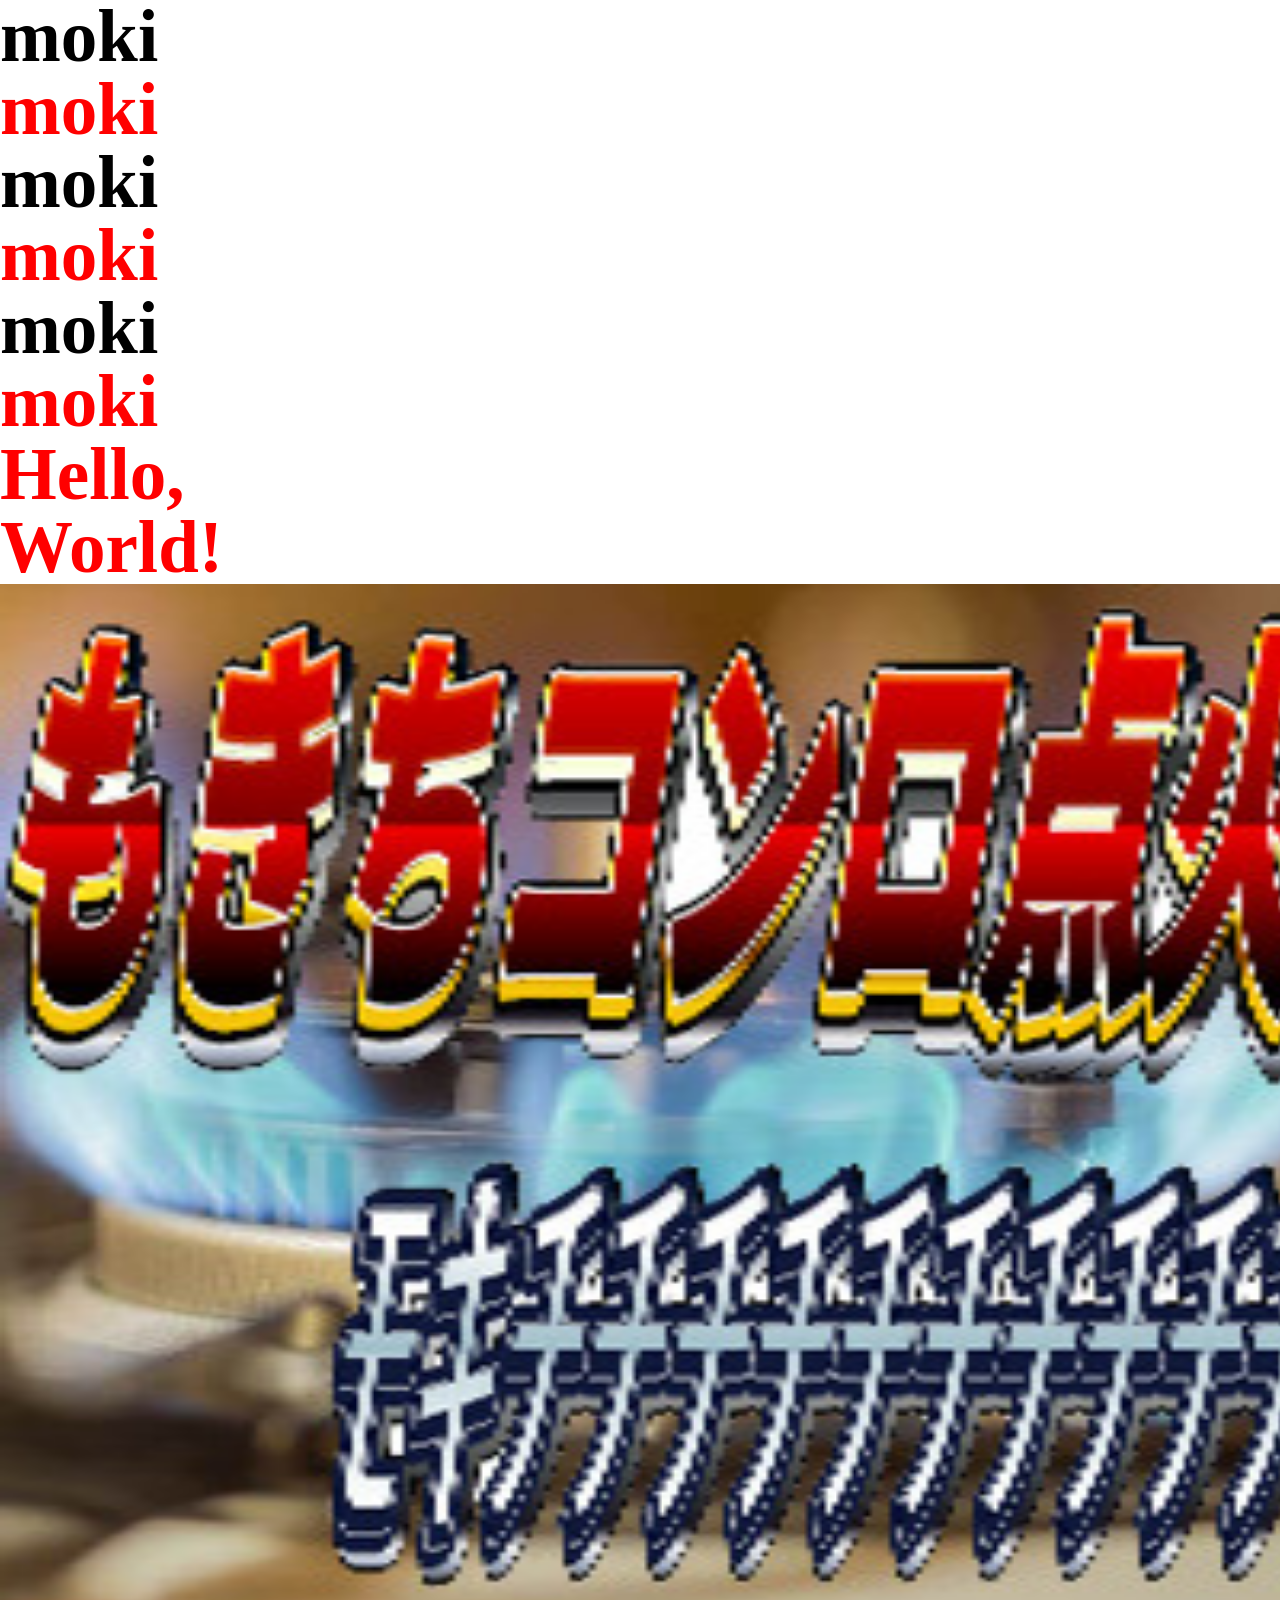
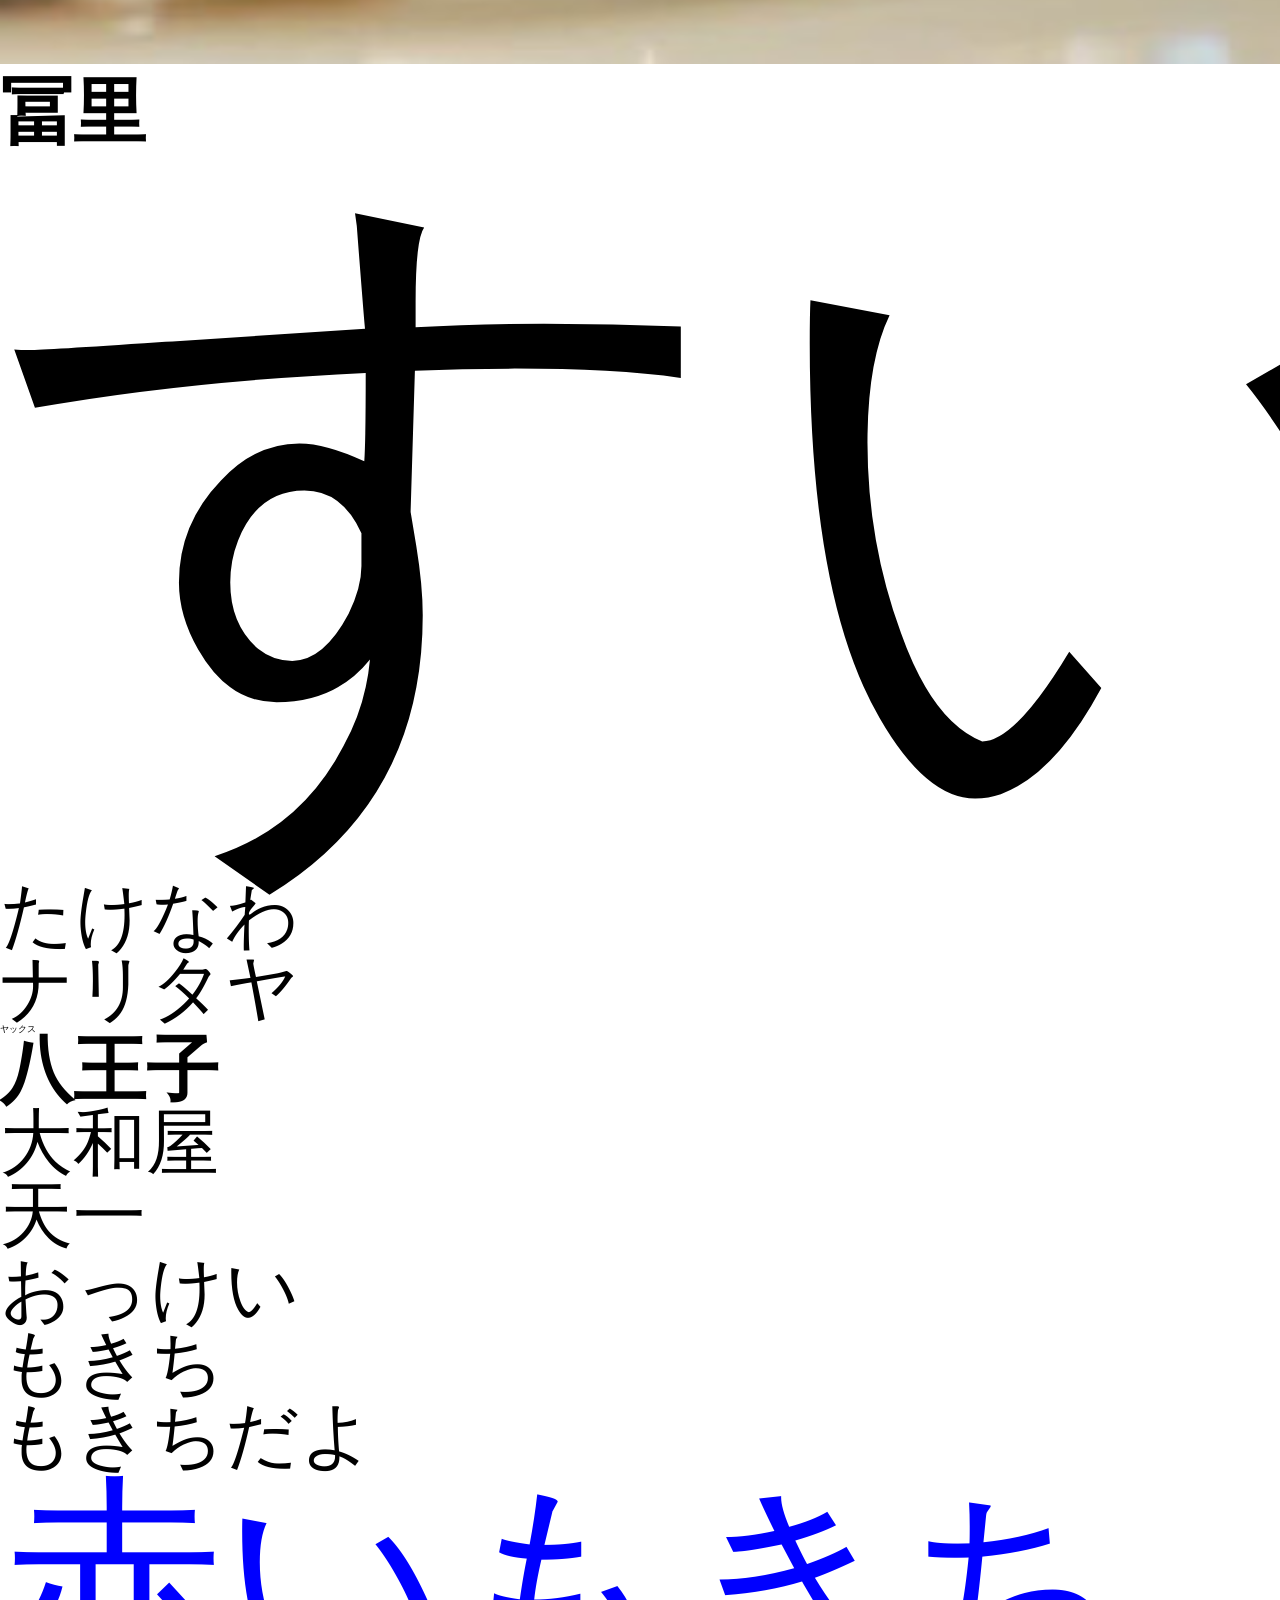
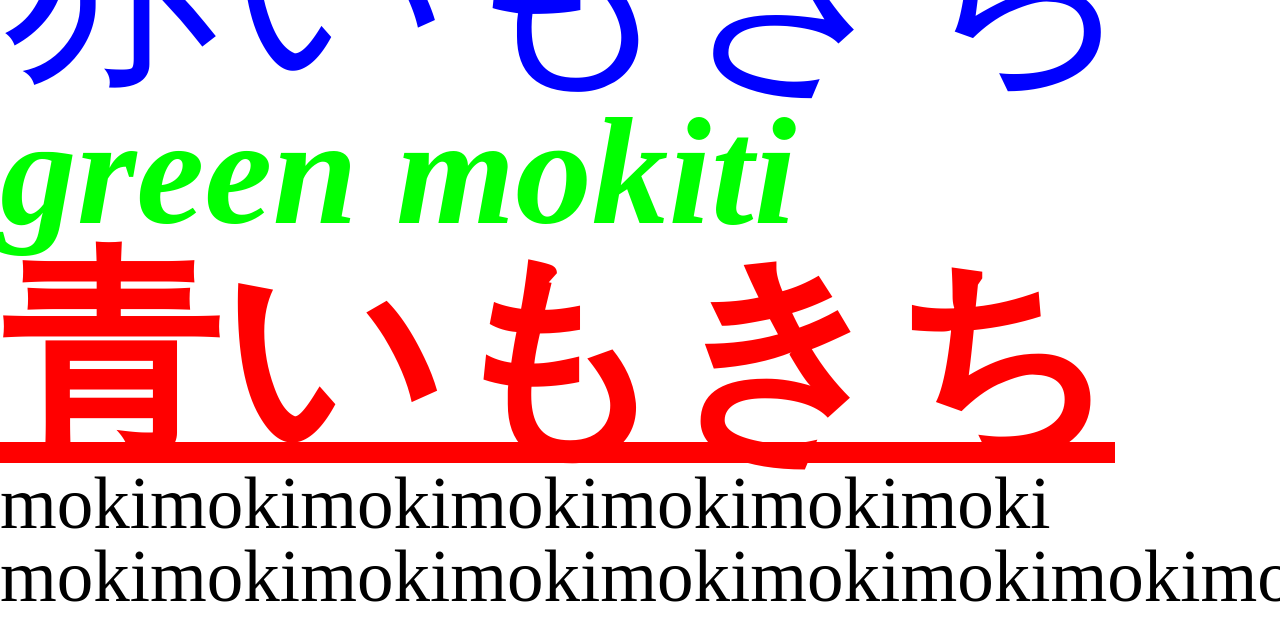
<file: index.html>
<html>
    <head>
        <title>moki</title>
        <meta charset="utf-8">
        <meta name="description" content="mokimokimokimokimokimokimoki">
        <link rel="stylesheet" href="resetmokiti.css"/>
        <link rel="stylesheet" href="mokiti.css"/>
    </head>
    
    <body id="mokiti">
        <header>
            <h1>moki</h1>
            <p>moki</p>
        </header>
        
        <main>
            <section>
                <h2>moki</h2>
                <p>m<span style="color:red">ok</span>i</p>
                <h3>moki</h3>
                <p>mo<strong>k</strong>i</p>
                <p>Hello,<br />World!</p>
            </section>
            
            <article>
                <img src="9e10e0d273573ac5.jpg" alt="コンロ" width="1920" height="1080"/>
                <a href="https://imastodon.net/web/getting-started" target="_blank">moki</a>
            </article>

            <h1>冨里</h1>
                <ul class="chiba">
                    <li class="chiba-fruit">すいか</li>
                    <li class="chiba-izakaya">たけなわ</li>
                    <li class="chiba-super">ナリタヤ</li>
                    <li class="chiba-drag">ヤックス</li>
                </ul>
            
            <h1>八王子</h1>
            <ol>
                <li>大和屋</li>
                <li>天一</li>
                <li>おっけい</li>
            </ol>

            <dl>
                <dt>もきち</dt>
                <dd>もきちだよ</dd>
            </dl>

            <p class="text">赤いもきち</p>
            <p class="text-yellow">green mokiti</p>
            <p class="text-rgb-moki">青いもきち</p>
        </main>

        <aside>
            mokimokimokimokimokimokimoki
        </aside>

        <footer>
            mokimokimokimokimokimokimokimokimokimokimokimoki
        </footer>

    </body>    

    </html>
</file>
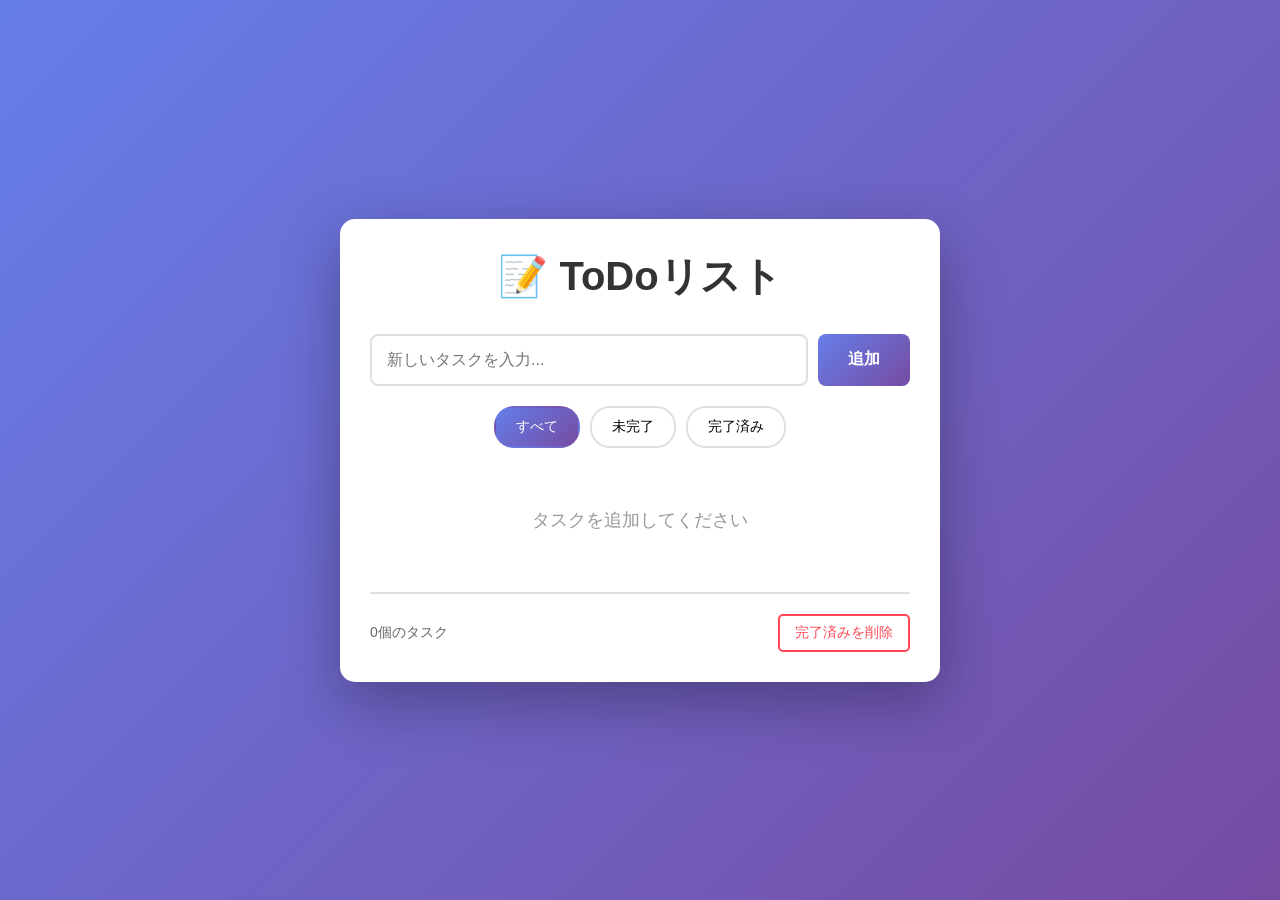
<file: todo.html>
<!DOCTYPE html>
<html lang="ja">
<head>
    <meta charset="UTF-8">
    <meta name="viewport" content="width=device-width, initial-scale=1.0">
    <title>ToDoリスト</title>
    <link rel="stylesheet" href="todo.css">
</head>
<body>
    <div class="container">
        <header>
            <h1>📝 ToDoリスト</h1>
        </header>
        
        <div class="input-section">
            <input type="text" id="taskInput" placeholder="新しいタスクを入力..." />
            <button id="addBtn">追加</button>
        </div>

        <div class="filter-section">
            <button class="filter-btn active" data-filter="all">すべて</button>
            <button class="filter-btn" data-filter="active">未完了</button>
            <button class="filter-btn" data-filter="completed">完了済み</button>
        </div>

        <ul id="taskList" class="task-list">
            <!-- タスクがここに追加されます -->
        </ul>

        <div class="stats">
            <span id="taskCount">0個のタスク</span>
            <button id="clearCompleted">完了済みを削除</button>
        </div>
    </div>

    <script src="todo.js"></script>
</body>
</html>
</file>
<file: mokiti.css>
html{
    font-size: 73px;
}

p {
    color : red ;
    font-weight : bold ;
}

#mokiti{
    width : 1000%
}
.chiba{
    margin : 0 ;
}
.chiba-fruit{
    font-size: 1000%;
}
.chiba-drag {
    padding : 0 ;
    font-size:xx-small
}

.text {
    color: blue;
    font-weight: 400;
    font-size : 223px;
}
.text-yellow {
    color:#00FF00;
    font-style:oblique;
    font-size :2.1em
}
.text-rgb-moki {
    color:rgb(255,0,0);
    text-decoration:underline;
    font-size: 3rem;
}
</file>
<file: todo.css>
* {
    margin: 0;
    padding: 0;
    box-sizing: border-box;
}

body {
    font-family: 'Segoe UI', Tahoma, Geneva, Verdana, sans-serif;
    background: linear-gradient(135deg, #667eea 0%, #764ba2 100%);
    min-height: 100vh;
    display: flex;
    justify-content: center;
    align-items: center;
    padding: 20px;
}

.container {
    background: white;
    border-radius: 15px;
    box-shadow: 0 20px 60px rgba(0, 0, 0, 0.3);
    width: 100%;
    max-width: 600px;
    padding: 30px;
}

header {
    text-align: center;
    margin-bottom: 30px;
}

header h1 {
    color: #333;
    font-size: 2.5em;
    margin-bottom: 10px;
}

.input-section {
    display: flex;
    gap: 10px;
    margin-bottom: 20px;
}

#taskInput {
    flex: 1;
    padding: 15px;
    border: 2px solid #e0e0e0;
    border-radius: 8px;
    font-size: 16px;
    transition: border-color 0.3s;
}

#taskInput:focus {
    outline: none;
    border-color: #667eea;
}

#addBtn {
    padding: 15px 30px;
    background: linear-gradient(135deg, #667eea 0%, #764ba2 100%);
    color: white;
    border: none;
    border-radius: 8px;
    font-size: 16px;
    font-weight: bold;
    cursor: pointer;
    transition: transform 0.2s, box-shadow 0.2s;
}

#addBtn:hover {
    transform: translateY(-2px);
    box-shadow: 0 5px 15px rgba(102, 126, 234, 0.4);
}

#addBtn:active {
    transform: translateY(0);
}

.filter-section {
    display: flex;
    gap: 10px;
    margin-bottom: 20px;
    justify-content: center;
}

.filter-btn {
    padding: 10px 20px;
    border: 2px solid #e0e0e0;
    background: white;
    border-radius: 20px;
    cursor: pointer;
    transition: all 0.3s;
    font-size: 14px;
}

.filter-btn:hover {
    border-color: #667eea;
    color: #667eea;
}

.filter-btn.active {
    background: linear-gradient(135deg, #667eea 0%, #764ba2 100%);
    color: white;
    border-color: transparent;
}

.task-list {
    list-style: none;
    margin-bottom: 20px;
    max-height: 400px;
    overflow-y: auto;
}

.task-item {
    display: flex;
    align-items: center;
    padding: 15px;
    background: #f8f9fa;
    border-radius: 8px;
    margin-bottom: 10px;
    transition: all 0.3s;
    animation: slideIn 0.3s ease-out;
}

@keyframes slideIn {
    from {
        opacity: 0;
        transform: translateX(-20px);
    }
    to {
        opacity: 1;
        transform: translateX(0);
    }
}

.task-item:hover {
    background: #e9ecef;
    transform: translateX(5px);
}

.task-item.completed .task-text {
    text-decoration: line-through;
    color: #999;
}

.task-checkbox {
    width: 24px;
    height: 24px;
    margin-right: 15px;
    cursor: pointer;
}

.task-text {
    flex: 1;
    font-size: 16px;
    color: #333;
    word-break: break-word;
}

.task-date {
    font-size: 12px;
    color: #999;
    margin-right: 15px;
}

.delete-btn {
    padding: 8px 15px;
    background: #ff4757;
    color: white;
    border: none;
    border-radius: 5px;
    cursor: pointer;
    font-size: 14px;
    transition: all 0.2s;
}

.delete-btn:hover {
    background: #ff3838;
    transform: scale(1.05);
}

.stats {
    display: flex;
    justify-content: space-between;
    align-items: center;
    padding-top: 20px;
    border-top: 2px solid #e0e0e0;
}

#taskCount {
    color: #666;
    font-size: 14px;
}

#clearCompleted {
    padding: 8px 15px;
    background: transparent;
    color: #ff4757;
    border: 2px solid #ff4757;
    border-radius: 5px;
    cursor: pointer;
    font-size: 14px;
    transition: all 0.2s;
}

#clearCompleted:hover {
    background: #ff4757;
    color: white;
}

.task-list::-webkit-scrollbar {
    width: 8px;
}

.task-list::-webkit-scrollbar-track {
    background: #f1f1f1;
    border-radius: 10px;
}

.task-list::-webkit-scrollbar-thumb {
    background: #667eea;
    border-radius: 10px;
}

.task-list::-webkit-scrollbar-thumb:hover {
    background: #764ba2;
}

.hidden {
    display: none !important;
}
</file>
<file: resetmokiti.css>
/*
html5doctor.com Reset Stylesheet
v1.6.1
Last Updated: 2010-09-17
Author: Richard Clark - http://richclarkdesign.com
Twitter: @rich_clark
*/

html, body, div, span, object, iframe,
h1, h2, h3, h4, h5, h6, p, blockquote, pre,
abbr, address, cite, code,
del, dfn, em, img, ins, kbd, q, samp,
small, strong, sub, sup, var,
b, i,
dl, dt, dd, ol, ul, li,
fieldset, form, label, legend,
table, caption, tbody, tfoot, thead, tr, th, td,
article, aside, canvas, details, figcaption, figure,
footer, header, hgroup, menu, nav, section, summary,
time, mark, audio, video {
    margin:0;
    padding:0;
    border:0;
    outline:0;
    font-size:100%;
    vertical-align:baseline;
    background:transparent;
}

body {
    line-height:1;
}

article,aside,details,figcaption,figure,
footer,header,hgroup,menu,nav,section {
    display:block;
}

nav ul {
    list-style:none;
}

blockquote, q {
    quotes:none;
}

blockquote:before, blockquote:after,
q:before, q:after {
    content:'';
    content:none;
}

a {
    margin:0;
    padding:0;
    font-size:100%;
    vertical-align:baseline;
    background:transparent;
}

/* change colours to suit your needs */
ins {
    background-color:#ff9;
    color:#000;
    text-decoration:none;
}

/* change colours to suit your needs */
mark {
    background-color:#ff9;
    color:#000;
    font-style:italic;
    font-weight:bold;
}

del {
    text-decoration: line-through;
}

abbr[title], dfn[title] {
    border-bottom:1px dotted;
    cursor:help;
}

table {
    border-collapse:collapse;
    border-spacing:0;
}

/* change border colour to suit your needs */
hr {
    display:block;
    height:1px;
    border:0;  
    border-top:1px solid #cccccc;
    margin:1em 0;
    padding:0;
}

input, select {
    vertical-align:middle;
}
</file>
